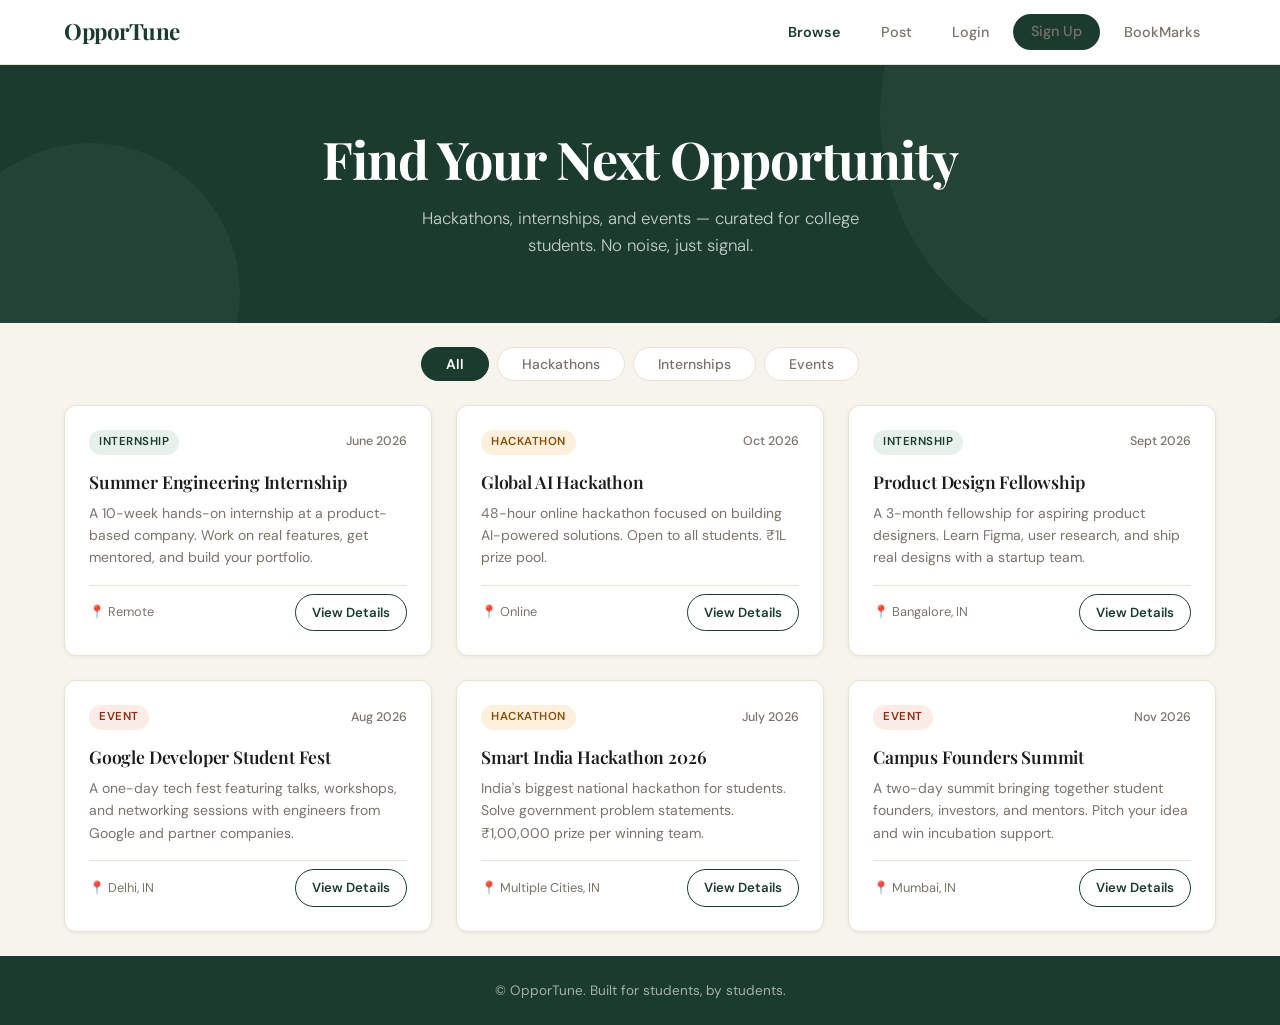
<file: frontend/index.html>
<!DOCTYPE html>
<html lang="en">
  <head>
    <meta charset="UTF-8" />
    <meta name="viewport" content="width=device-width, initial-scale=1.0" />
    <title>OpporTune | Find Your Next Opportunity</title>
    <link rel="stylesheet" href="css/styles.css" />
  </head>
  <body>

    
    <header>
      <nav class="navbar">
        <a href="index.html" class="nav-logo">OpporTune</a>
        <ul class="nav-links">
          <li><a href="index.html" class="active">Browse</a></li>
          <li><a href="post-opportunity.html">Post</a></li>
          <li><a href="login.html">Login</a></li>
          <li><a href="signup.html" class="btn-primary">Sign Up</a></li>
          <li><a href="saved.html">BookMarks</a></li>
        </ul>
      </nav>
    </header>

    
    <section class="hero">
      <h1>Find Your Next Opportunity</h1>
      <p class="hero-subtitle">
        Hackathons, internships, and events — curated for college students.
        No noise, just signal.
      </p>
    </section>

    
    <section class="filters" id="filters">
      <button class="filter-btn filter-btn--active" type="button" data-filter="all">All</button>
      <button class="filter-btn" type="button" data-filter="hackathon">Hackathons</button>
      <button class="filter-btn" type="button" data-filter="internship">Internships</button>
      <button class="filter-btn" type="button" data-filter="event">Events</button>
    </section>

    
    <main class="listings-grid" id="listings">

      
      <article class="opportunity-card" data-category="internship">
        <div class="card-header">
          <span class="badge badge--internship">Internship</span>
          <span class="card-date">June 2026</span>
        </div>
        <div class="card-body">
          <h3 class="card-title">Summer Engineering Internship</h3>
          <p class="card-description">
            A 10-week hands-on internship at a product-based company. Work on
            real features, get mentored, and build your portfolio.
          </p>
        </div>
        <div class="card-footer">
          <span class="card-meta">📍 Remote</span>
          <a href="opportunity-details.html" class="btn-outline">View Details</a>
        </div>
      </article>

      
      <article class="opportunity-card" data-category="hackathon">
        <div class="card-header">
          <span class="badge badge--hackathon">Hackathon</span>
          <span class="card-date">Oct 2026</span>
        </div>
        <div class="card-body">
          <h3 class="card-title">Global AI Hackathon</h3>
          <p class="card-description">
            48-hour online hackathon focused on building AI-powered solutions.
            Open to all students. ₹1L prize pool.
          </p>
        </div>
        <div class="card-footer">
          <span class="card-meta">📍 Online</span>
          <a href="opportunity-details.html" class="btn-outline">View Details</a>
        </div>
      </article>

      
      <article class="opportunity-card" data-category="internship">
        <div class="card-header">
          <span class="badge badge--internship">Internship</span>
          <span class="card-date">Sept 2026</span>
        </div>
        <div class="card-body">
          <h3 class="card-title">Product Design Fellowship</h3>
          <p class="card-description">
            A 3-month fellowship for aspiring product designers. Learn
            Figma, user research, and ship real designs with a startup team.
          </p>
        </div>
        <div class="card-footer">
          <span class="card-meta">📍 Bangalore, IN</span>
          <a href="opportunity-details.html" class="btn-outline">View Details</a>
        </div>
      </article>

      
      <article class="opportunity-card" data-category="event">
        <div class="card-header">
          <span class="badge badge--event">Event</span>
          <span class="card-date">Aug 2026</span>
        </div>
        <div class="card-body">
          <h3 class="card-title">Google Developer Student Fest</h3>
          <p class="card-description">
            A one-day tech fest featuring talks, workshops, and networking
            sessions with engineers from Google and partner companies.
          </p>
        </div>
        <div class="card-footer">
          <span class="card-meta">📍 Delhi, IN</span>
          <a href="opportunity-details.html" class="btn-outline">View Details</a>
        </div>
      </article>

      
      <article class="opportunity-card" data-category="hackathon">
        <div class="card-header">
          <span class="badge badge--hackathon">Hackathon</span>
          <span class="card-date">July 2026</span>
        </div>
        <div class="card-body">
          <h3 class="card-title">Smart India Hackathon 2026</h3>
          <p class="card-description">
            India's biggest national hackathon for students. Solve government
            problem statements. ₹1,00,000 prize per winning team.
          </p>
        </div>
        <div class="card-footer">
          <span class="card-meta">📍 Multiple Cities, IN</span>
          <a href="opportunity-details.html" class="btn-outline">View Details</a>
        </div>
      </article>

      
      <article class="opportunity-card" data-category="event">
        <div class="card-header">
          <span class="badge badge--event">Event</span>
          <span class="card-date">Nov 2026</span>
        </div>
        <div class="card-body">
          <h3 class="card-title">Campus Founders Summit</h3>
          <p class="card-description">
            A two-day summit bringing together student founders, investors,
            and mentors. Pitch your idea and win incubation support.
          </p>
        </div>
        <div class="card-footer">
          <span class="card-meta">📍 Mumbai, IN</span>
          <a href="opportunity-details.html" class="btn-outline">View Details</a>
        </div>
      </article>

    </main>

    
    <footer class="site-footer">
      <p>&copy;  OpporTune. Built for students, by students.</p>
    </footer>

  </body>
</html>
</file>
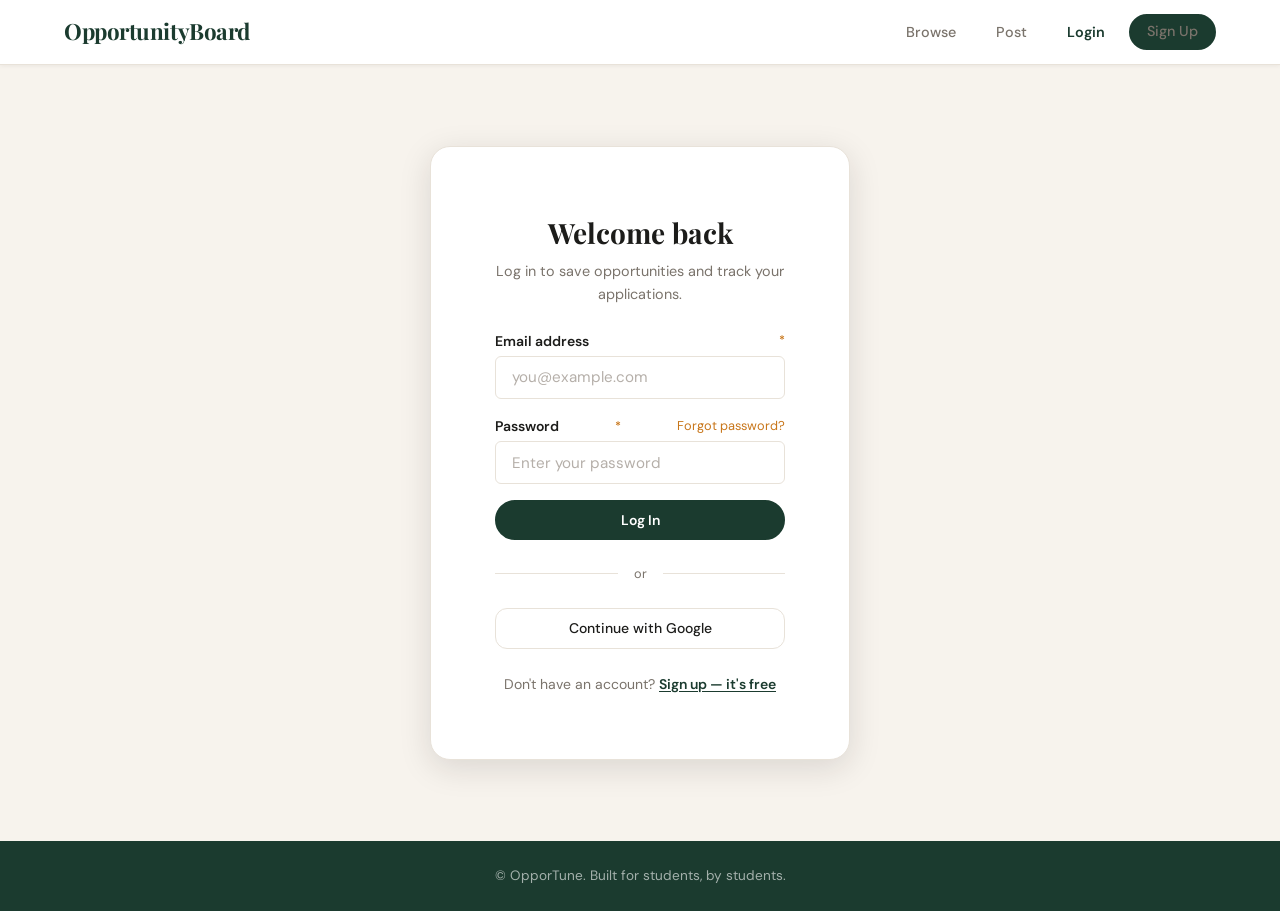
<file: frontend/login.html>
<!DOCTYPE html>
<html lang="en">
  <head>
    <meta charset="UTF-8" />
    <meta name="viewport" content="width=device-width, initial-scale=1.0" />
    <title>Log In | OpportunityBoard</title>
    <link rel="stylesheet" href="css/styles.css" />
  </head>
  <body>

    
    <header>
      <nav class="navbar">
        <a href="index.html" class="nav-logo">OpportunityBoard</a>
        <ul class="nav-links">
          <li><a href="index.html">Browse</a></li>
          <li><a href="post-opportunity.html">Post</a></li>
          <li><a href="login.html" class="active">Login</a></li>
          <li><a href="signup.html" class="btn-primary">Sign Up</a></li>
        </ul>
      </nav>
    </header>

    
    <main class="page-wrapper auth-page">

      <section class="auth-card">

        <div class="auth-header">
          <h1>Welcome back</h1>
          <p>Log in to save opportunities and track your applications.</p>
        </div>

        <form class="auth-form" action="#" method="POST" novalidate>

          
          <div class="form-group">
            <label for="login-email">Email address <span class="required">*</span></label>
            
            <input
              type="email"
              id="login-email"
              name="email"
              placeholder="you@example.com"
              autocomplete="email"
              required
            />
            
          </div>
           
          
          <div class="form-group">
            <label for="login-password">
              Password <span class="required">*</span>
              <a href="#" class="label-link">Forgot password?</a>
            </label>
            
            
            <input
              type="password"
              id="login-password"
              name="password"
              placeholder="Enter your password"
              autocomplete="current-password"
              required
            />
            
             
          </div>
           
          <button type="submit" class="btn-primary btn-full">Log In</button>

        </form>

        
        <div class="auth-divider">
          <span>or</span>
        </div>

        
        <button type="button" class="btn-oauth btn-full">
          Continue with Google
        </button>

        
        <p class="auth-switch">
          Don't have an account?
          <a href="signup.html">Sign up — it's free</a>
        </p>

      </section>

    </main>

    
    <footer class="site-footer">
      <p>&copy;  OpporTune. Built for students, by students.</p>
    </footer>

  </body>
</html>
</file>
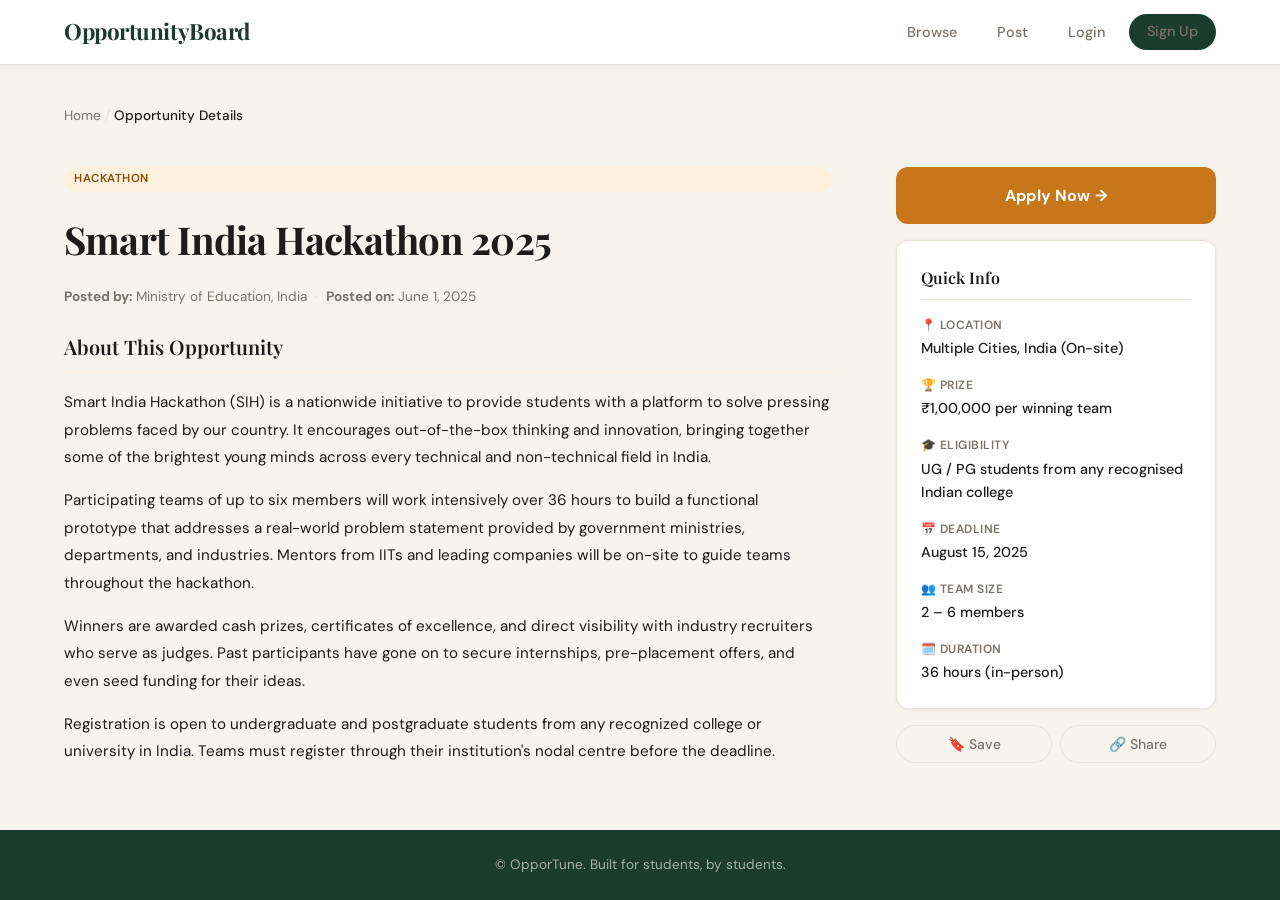
<file: frontend/opportunity-details.html>
<!DOCTYPE html>
<html lang="en">
<head>
    <meta charset="UTF-8">
    <meta name="viewport" content="width=device-width, initial-scale=1.0">
    <title>Opportunity Details</title>
    <link rel="stylesheet" href="css/styles.css">
</head>
<body>  
    <header>
      <nav class="navbar">
        <a href="index.html" class="nav-logo">OpportunityBoard</a>
        <ul class="nav-links">
          <li><a href="index.html">Browse</a></li>
          <li><a href="post-opportunity.html">Post</a></li>
          <li><a href="login.html">Login</a></li>
          <li><a href="signup.html" class="btn-primary">Sign Up</a></li>
        </ul>
      </nav>
    </header>

    
    <main class="page-wrapper">

      
      <nav class="breadcrumb" aria-label="Breadcrumb">
        <a href="index.html">Home</a>
        <span class="breadcrumb-sep">/</span>
        <span class="breadcrumb-current">Opportunity Details</span>
      </nav>

      <article class="details-layout">

       
        <section class="details-main">

         
          <span class="badge badge--hackathon">Hackathon</span>
          <h1 class="details-title">Smart India Hackathon 2025</h1>

          <div class="details-meta">
            <span class="meta-item">
              <strong>Posted by:</strong> Ministry of Education, India
            </span>
            <span class="meta-sep">·</span>
            <span class="meta-item">
              <strong>Posted on:</strong> June 1, 2025
            </span>
          </div>

        
          <section class="details-description">
            <h2>About This Opportunity</h2>
            <p>
              Smart India Hackathon (SIH) is a nationwide initiative to provide students with a
              platform to solve pressing problems faced by our country. It encourages out-of-the-box
              thinking and innovation, bringing together some of the brightest young minds across
              every technical and non-technical field in India.
            </p>
            <p>
              Participating teams of up to six members will work intensively over 36 hours to build
              a functional prototype that addresses a real-world problem statement provided by
              government ministries, departments, and industries. Mentors from IITs and leading
              companies will be on-site to guide teams throughout the hackathon.
            </p>
            <p>
              Winners are awarded cash prizes, certificates of excellence, and direct visibility
              with industry recruiters who serve as judges. Past participants have gone on to secure
              internships, pre-placement offers, and even seed funding for their ideas.
            </p>
            <p>
              Registration is open to undergraduate and postgraduate students from any recognized
              college or university in India. Teams must register through their institution's nodal
              centre before the deadline.
            </p>
          </section>

        </section>

        
        <aside class="details-sidebar">

          
          <a href="#" class="btn-apply" role="button">Apply Now →</a>

          
          <div class="quick-info-card">
            <h3>Quick Info</h3>
            <ul class="quick-info-list">

              <li class="quick-info-item">
                <span class="info-label">📍 Location</span>
                <span class="info-value">Multiple Cities, India (On-site)</span>
              </li>

              <li class="quick-info-item">
                <span class="info-label">🏆 Prize</span>
                <span class="info-value">₹1,00,000 per winning team</span>
              </li>

              <li class="quick-info-item">
                <span class="info-label">🎓 Eligibility</span>
                <span class="info-value">UG / PG students from any recognised Indian college</span>
              </li>

              <li class="quick-info-item">
                <span class="info-label">📅 Deadline</span>
                <span class="info-value">August 15, 2025</span>
              </li>

              <li class="quick-info-item">
                <span class="info-label">👥 Team Size</span>
                <span class="info-value">2 – 6 members</span>
              </li>

              <li class="quick-info-item">
                <span class="info-label">🗓️ Duration</span>
                <span class="info-value">36 hours (in-person)</span>
              </li>

            </ul>
          </div>

          <div class="sidebar-actions">
            <button class="btn-secondary btn-full" type="button">🔖 Save</button>
            <button class="btn-secondary btn-full" type="button">🔗 Share</button>
          </div>

        </aside>

      </article>

    </main>

    
    <footer class="site-footer">
      <p>&copy; OpporTune. Built for students, by students.</p>
    </footer>
    
</body>
</html>
</file>
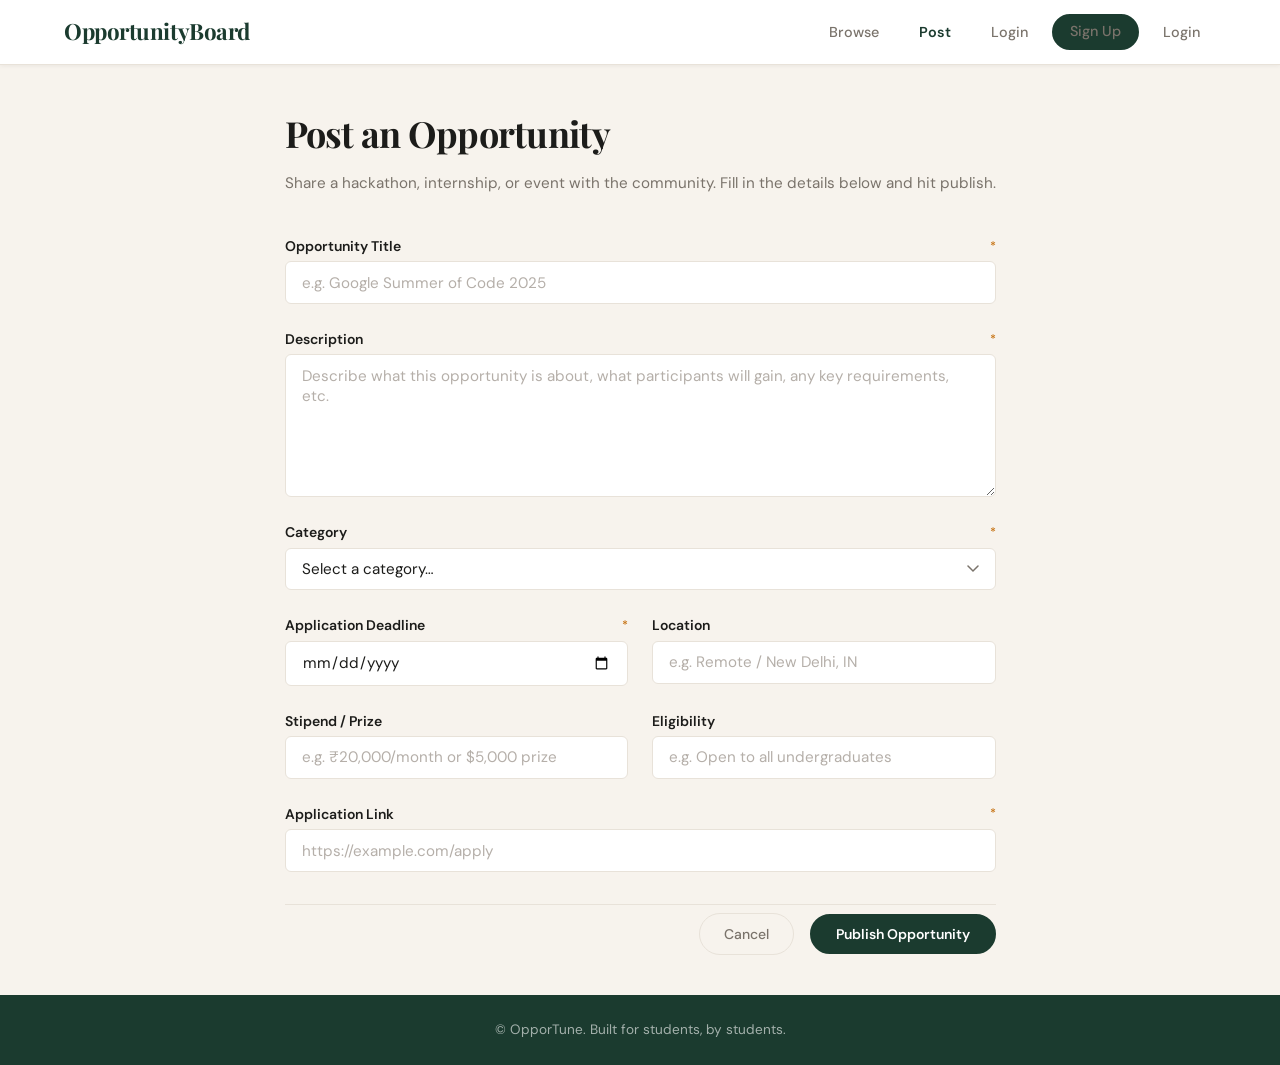
<file: frontend/post-opportunity.html>
<!DOCTYPE html>
<html lang="en">
<head>
    <meta charset="UTF-8">
    <meta name="viewport" content="width=device-width, initial-scale=1.0">
    <title>Opportunity</title>
    <link rel="stylesheet" href="css/styles.css">
</head>
<body>
    <header>
      <nav class="navbar">
        <a href="index.html" class="nav-logo">OpportunityBoard</a>
        <ul class="nav-links">
          <li><a href="index.html">Browse</a></li>
          <li><a href="post-opportunity.html" class="active">Post</a></li>
          <li><a href="login.html">Login</a></li>
          <li><a href="signup.html" class="btn-primary">Sign Up</a></li>
          <li><a href="saved.html">Login</a></li>
        </ul>
      </nav>
    </header>

    


    <main class="page-wrapper">
      <section class="form-section">
        <div class="form-header">
          <h1>Post an Opportunity</h1>
          <p class="form-subtitle">

            Share a hackathon, internship, or event with the community.
            Fill in the details below and hit publish.

          </p>
        </div>

        <form class="opportunity-form" action="#" method="POST" novalidate>
          <div class="form-group">
            <label for="opp-title">Opportunity Title <span class="required">*</span></label>
            <input

              type="text"
              id="opp-title"
              name="title"
              placeholder="e.g. Google Summer of Code 2025"
              required

            />
          </div>
          

          <div class="form-group">

            <label for="opp-description">Description <span class="required">*</span></label>

            <textarea

              id="opp-description"
              name="description"
              rows="6"
              placeholder="Describe what this opportunity is about, what participants will gain, any key requirements, etc."
              required

            ></textarea>

          </div>
          

          <div class="form-group">

            <label for="opp-category">Category <span class="required">*</span></label>
            <select id="opp-category" name="category" required>
              <option value="" disabled selected>Select a category…</option>
              <option value="hackathon">Hackathon</option>
              <option value="internship">Internship</option>
              <option value="event">Event</option>
            </select>

          </div>
          
          <div class="form-row">

            <div class="form-group">
              <label for="opp-deadline">Application Deadline <span class="required">*</span></label>
              <input
                type="date"
                id="opp-deadline"
                name="deadline"
                required
              />
            </div>
            
            <div class="form-group">
              <label for="opp-location">Location</label>
              <input

                type="text"
                id="opp-location"
                name="location"
                placeholder="e.g. Remote / New Delhi, IN"
              />
            </div>
            
          </div>

          <div class="form-row">
            <div class="form-group">
              <label for="opp-stipend">Stipend / Prize</label>
              <input

                type="text"
                id="opp-stipend"
                name="stipend"
                placeholder="e.g. ₹20,000/month or $5,000 prize"
              />

            </div>
            

            <div class="form-group">
              <label for="opp-eligibility">Eligibility</label>
              <input

                type="text"
                id="opp-eligibility"
                name="eligibility"
                placeholder="e.g. Open to all undergraduates"

              />
            </div>
           
          </div>

          <div class="form-group">
            <label for="opp-link">Application Link <span class="required">*</span></label>
            <input

              type="url"
              id="opp-link"
              name="application_link"
              placeholder="https://example.com/apply"
              required

            />
          </div>
          

          <div class="form-actions">
            <a href="index.html" class="btn-secondary">Cancel</a>
            
            <button type="submit" class="btn-primary">Publish Opportunity</button>
          </div>
          
        </form>
      </section>
    </main>

    <footer class="site-footer">
      <p>&copy;  OpporTune. Built for students, by students.</p>
    </footer>


</body>
</html>
</file>
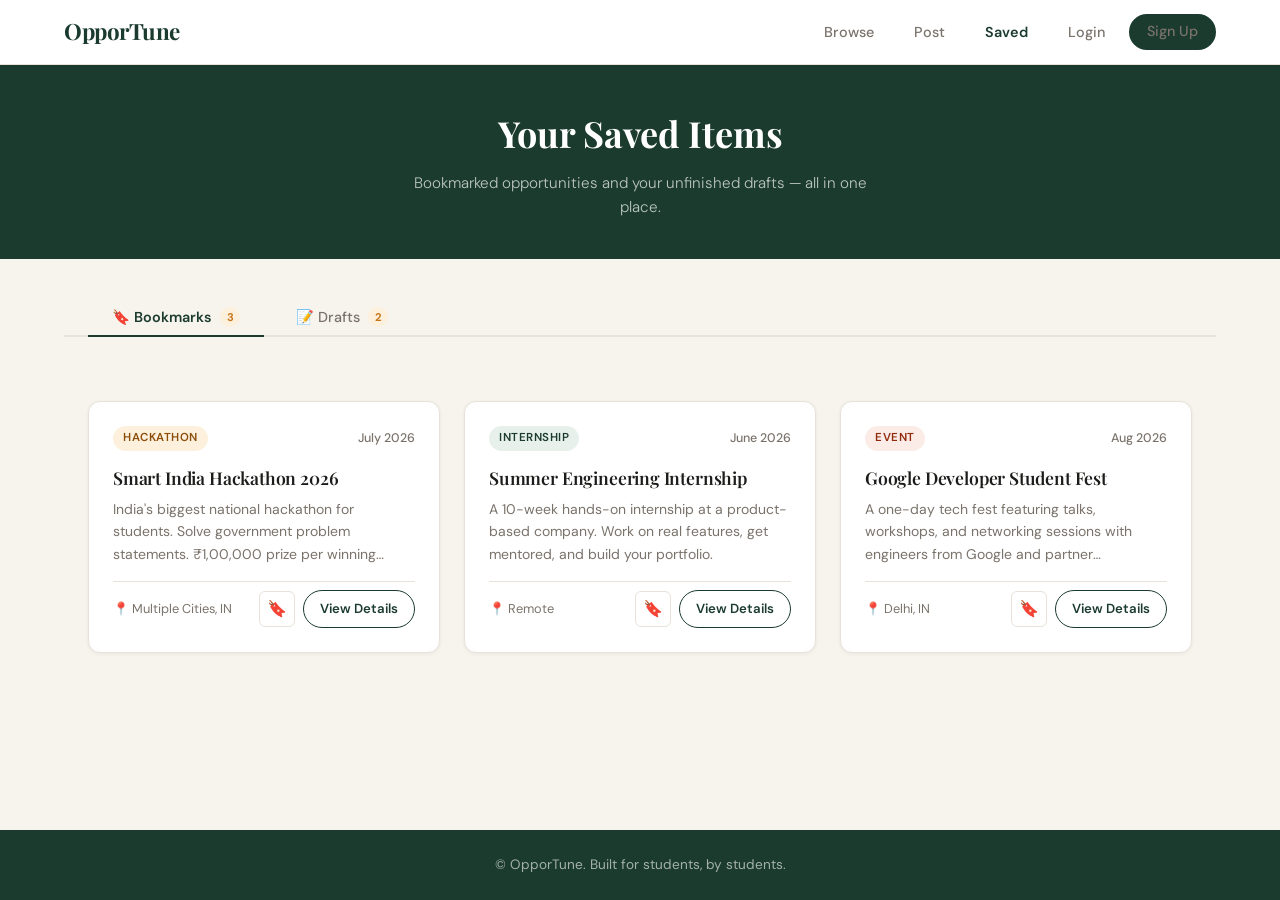
<file: frontend/saved.html>
<!DOCTYPE html>
<html lang="en">
  <head>
    <meta charset="UTF-8" />
    <meta name="viewport" content="width=device-width, initial-scale=1.0" />
    <title>Saved | OpporTune</title>
    <link rel="stylesheet" href="css/styles.css" />
  </head>
  <body>

    
    <header>
      <nav class="navbar">
        <a href="index.html" class="nav-logo">OpporTune</a>
        <ul class="nav-links">
          <li><a href="index.html">Browse</a></li>
          <li><a href="post-opportunity.html">Post</a></li>
          <li><a href="saved.html" class="active">Saved</a></li>
          <li><a href="login.html">Login</a></li>
          <li><a href="signup.html" class="btn-primary">Sign Up</a></li>
        </ul>
      </nav>
    </header>

    
    <section class="page-hero">
      <h1>Your Saved Items</h1>
      <p class="hero-subtitle">Bookmarked opportunities and your unfinished drafts — all in one place.</p>
    </section>

    <main class="page-wrapper saved-page">

      
      <div class="tabs">
        <button class="tab-btn tab-btn--active" type="button" data-tab="bookmarks">
          🔖 Bookmarks <span class="tab-count">3</span>
        </button>
        <button class="tab-btn" type="button" data-tab="drafts">
          📝 Drafts <span class="tab-count">2</span>
        </button>
      </div>

      
      <section class="tab-panel" id="tab-bookmarks">

        <div class="listings-grid">

          
          <article class="opportunity-card" data-category="hackathon">
            <div class="card-header">
              <span class="badge badge--hackathon">Hackathon</span>
              <span class="card-date">July 2026</span>
            </div>
            <div class="card-body">
              <h3 class="card-title">Smart India Hackathon 2026</h3>
              <p class="card-description">
                India's biggest national hackathon for students. Solve government
                problem statements. ₹1,00,000 prize per winning team.
              </p>
            </div>
            <div class="card-footer">
              <span class="card-meta">📍 Multiple Cities, IN</span>
              <div class="card-actions">
                <button class="btn-icon" type="button" title="Remove bookmark">🔖</button>
                <a href="opportunity-details.html" class="btn-outline">View Details</a>
              </div>
            </div>
          </article>

          
          <article class="opportunity-card" data-category="internship">
            <div class="card-header">
              <span class="badge badge--internship">Internship</span>
              <span class="card-date">June 2026</span>
            </div>
            <div class="card-body">
              <h3 class="card-title">Summer Engineering Internship</h3>
              <p class="card-description">
                A 10-week hands-on internship at a product-based company. Work on
                real features, get mentored, and build your portfolio.
              </p>
            </div>
            <div class="card-footer">
              <span class="card-meta">📍 Remote</span>
              <div class="card-actions">
                <button class="btn-icon" type="button" title="Remove bookmark">🔖</button>
                <a href="opportunity-details.html" class="btn-outline">View Details</a>
              </div>
            </div>
          </article>

          
          <article class="opportunity-card" data-category="event">
            <div class="card-header">
              <span class="badge badge--event">Event</span>
              <span class="card-date">Aug 2026</span>
            </div>
            <div class="card-body">
              <h3 class="card-title">Google Developer Student Fest</h3>
              <p class="card-description">
                A one-day tech fest featuring talks, workshops, and networking
                sessions with engineers from Google and partner companies.
              </p>
            </div>
            <div class="card-footer">
              <span class="card-meta">📍 Delhi, IN</span>
              <div class="card-actions">
                <button class="btn-icon" type="button" title="Remove bookmark">🔖</button>
                <a href="opportunity-details.html" class="btn-outline">View Details</a>
              </div>
            </div>
          </article>

        </div>

      </section>

      
      <section class="tab-panel tab-panel--hidden" id="tab-drafts">

        <div class="drafts-list">

         
          <article class="draft-card">
            <div class="draft-card-left">
              <span class="badge badge--hackathon">Hackathon</span>
              <div class="draft-info">
                <h3 class="draft-title">Build for Bharat Hackathon</h3>
                <p class="draft-meta">Last edited: May 3, 2026 · Deadline not set</p>
              </div>
            </div>
            <div class="draft-card-right">
              <div class="draft-progress">
                <span class="progress-label">4 of 6 fields filled</span>
                <div class="progress-bar">
                  <div class="progress-fill" style="width: 66%;"></div>
                </div>
              </div>
              <div class="draft-actions">
                <a href="post-opportunity.html" class="btn-outline">Continue Editing</a>
                <button class="btn-icon btn-icon--danger" type="button" title="Delete draft">🗑️</button>
              </div>
            </div>
          </article>

         
          <article class="draft-card">
            <div class="draft-card-left">
              <span class="badge badge--internship">Internship</span>
              <div class="draft-info">
                <h3 class="draft-title">Untitled Internship Post</h3>
                <p class="draft-meta">Last edited: Apr 28, 2026 · No deadline</p>
              </div>
            </div>
            <div class="draft-card-right">
              <div class="draft-progress">
                <span class="progress-label">1 of 6 fields filled</span>
                <div class="progress-bar">
                  <div class="progress-fill" style="width: 16%;"></div>
                </div>
              </div>
              <div class="draft-actions">
                <a href="post-opportunity.html" class="btn-outline">Continue Editing</a>
                <button class="btn-icon btn-icon--danger" type="button" title="Delete draft">🗑️</button>
              </div>
            </div>
          </article>

        </div>

      </section>


    </main>

    
    <footer class="site-footer">
      <p>&copy; OpporTune. Built for students, by students.</p>
    </footer>

  </body>
</html>
</file>
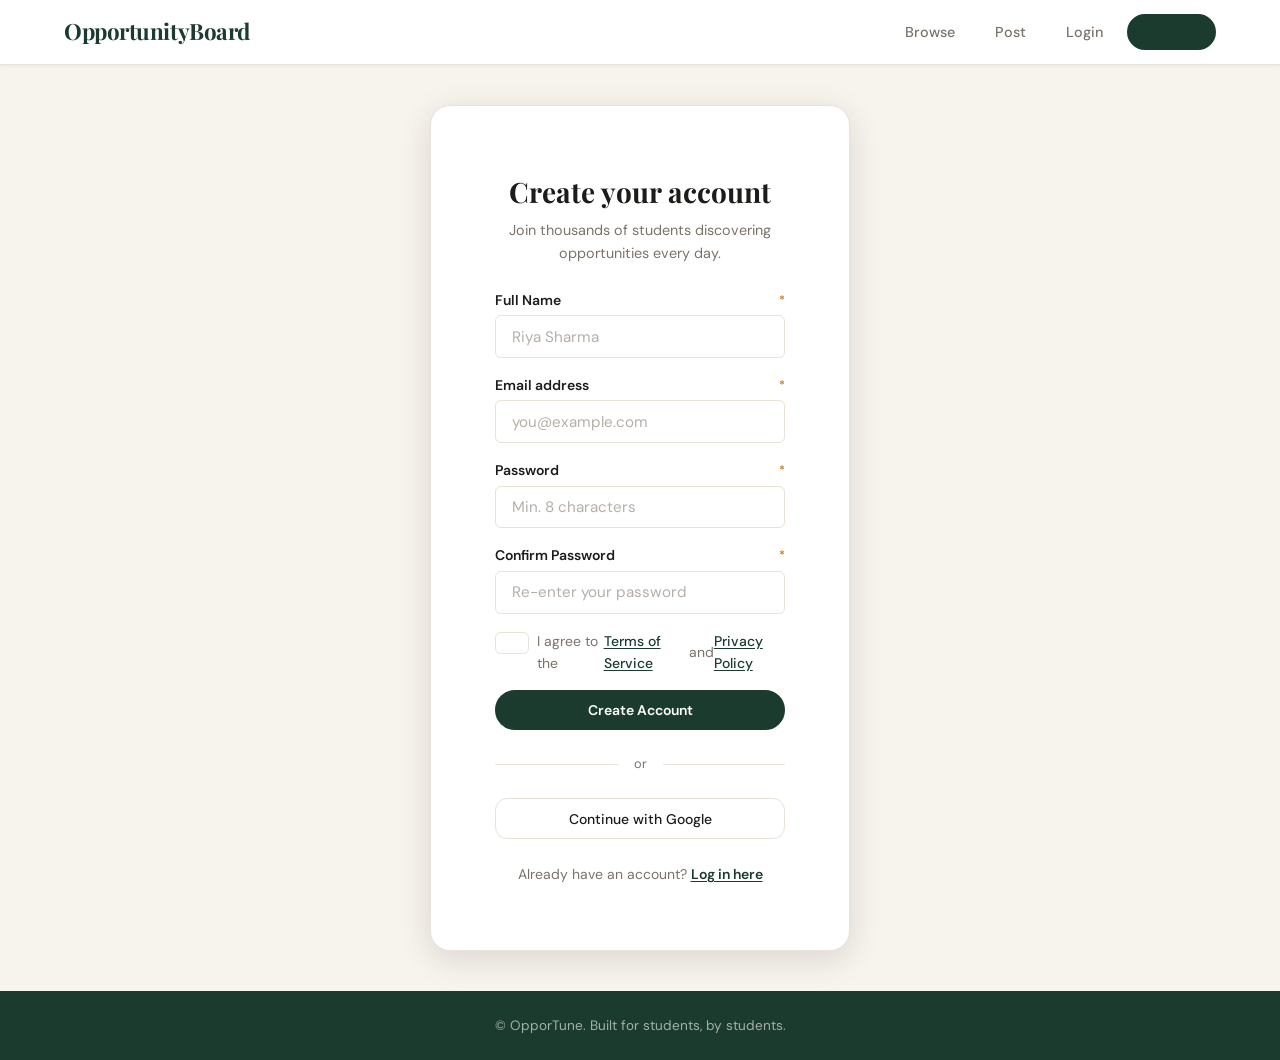
<file: frontend/signup.html>
<!DOCTYPE html>
<html lang="en">
  <head>
    <meta charset="UTF-8" />
    <meta name="viewport" content="width=device-width, initial-scale=1.0" />
    <title>Sign Up | OpportunityBoard</title>
    <link rel="stylesheet" href="css/styles.css" />
  </head>
  <body>

    
    <header>
      <nav class="navbar">
        <a href="index.html" class="nav-logo">OpportunityBoard</a>
        <ul class="nav-links">
          <li><a href="index.html">Browse</a></li>
          <li><a href="post-opportunity.html">Post</a></li>
          <li><a href="login.html">Login</a></li>
          <li><a href="signup.html" class="btn-primary active">Sign Up</a></li>
        </ul>
      </nav>
    </header>

    
    <main class="page-wrapper auth-page">

      <section class="auth-card">

        <div class="auth-header">
          <h1>Create your account</h1>
          <p>Join thousands of students discovering opportunities every day.</p>
        </div>

        <form class="auth-form" action="#" method="POST" novalidate>

          
          <div class="form-group">
            <label for="signup-name">Full Name <span class="required">*</span></label>
            <input
              type="text"
              id="signup-name"
              name="full_name"
              placeholder="Riya Sharma"
              autocomplete="name"
              required
            />
            
          </div>
          

          
          <div class="form-group">
            <label for="signup-email">Email address <span class="required">*</span></label>
            <input
              type="email"
              id="signup-email"
              name="email"
              placeholder="you@example.com"
              autocomplete="email"
              required
            />
            
          </div>
          

          
          <div class="form-group">
            <label for="signup-password">Password <span class="required">*</span></label>
            <input
              type="password"
              id="signup-password"
              name="password"
              placeholder="Min. 8 characters"
              autocomplete="new-password"
              required
              minlength="8"
            />
          </div>
         

          
          <div class="form-group">
            <label for="signup-confirm">Confirm Password <span class="required">*</span></label>
            <input
              type="password"
              id="signup-confirm"
              name="confirm_password"
              placeholder="Re-enter your password"
              autocomplete="new-password"
              required
            />
          </div>
          

          
          <div class="form-group form-group--checkbox">
            <input type="checkbox" id="signup-terms" name="terms" required />
            <label for="signup-terms">
              I agree to the <a href="#">Terms of Service</a> and <a href="#">Privacy Policy</a>
            </label>
          </div>
          

          <button type="submit" class="btn-primary btn-full">Create Account</button>

        </form>

        
        <div class="auth-divider">
          <span>or</span>
        </div>

        
        <button type="button" class="btn-oauth btn-full">
          Continue with Google
        </button>

        
        <p class="auth-switch">
          Already have an account?
          <a href="login.html">Log in here</a>
        </p>

      </section>

    </main>

    
    <footer class="site-footer">
      <p>&copy;  OpporTune. Built for students, by students.</p>
    </footer>

  </body>
</html>
</file>
<file: frontend/css/styles.css>
/* ============================================================
   OpporTune — styles.css
   Theme: "Warm Editorial"
   Palette: Deep Forest Green + Warm Amber + Parchment Cream
   Fonts: Playfair Display (headings) + DM Sans (body)
   ============================================================ */

/* ── Google Fonts ─────────────────────────────────────────── */
@import url('https://fonts.googleapis.com/css2?family=Playfair+Display:wght@600;700&family=DM+Sans:ital,opsz,wght@0,9..40,300;0,9..40,400;0,9..40,500;0,9..40,600;1,9..40,400&display=swap');


/* ============================================================
   1. DESIGN TOKENS (CSS Variables)
   Change the theme from here — one place, entire site updates
   ============================================================ */
:root {
  /* Colors */
  --clr-bg:           #F7F3ED;   /* warm parchment background     */
  --clr-surface:      #FFFFFF;   /* card / form surface           */
  --clr-primary:      #1B3B2F;   /* deep forest green             */
  --clr-primary-hover:#142D23;   /* darker green on hover         */
  --clr-accent:       #C8761A;   /* warm amber                    */
  --clr-accent-light: #FDF0DC;   /* light amber tint              */
  --clr-text:         #1C1C1A;   /* near-black body text          */
  --clr-text-muted:   #7A736B;   /* secondary / meta text         */
  --clr-border:       #E8E2D9;   /* subtle warm border            */
  --clr-danger:       #C0392B;   /* delete / error                */

  /* Badge colors */
  --badge-hack-bg:    #FDF0DC;
  --badge-hack-text:  #8B4E0A;
  --badge-intern-bg:  #E8F0EB;
  --badge-intern-text:#1B3B2F;
  --badge-event-bg:   #FBECE7;
  --badge-event-text: #922B0E;

  /* Typography */
  --font-display: 'Playfair Display', Georgia, serif;
  --font-body:    'DM Sans', system-ui, sans-serif;

  /* Spacing */
  --space-xs:  0.25rem;
  --space-sm:  0.5rem;
  --space-md:  1rem;
  --space-lg:  1.5rem;
  --space-xl:  2.5rem;
  --space-2xl: 4rem;

  /* Layout */
  --max-width:   1200px;
  --radius-sm:   6px;
  --radius-md:   12px;
  --radius-lg:   20px;
  --radius-pill: 100px;

  /* Shadows */
  --shadow-sm: 0 1px 4px rgba(28, 24, 20, 0.06);
  --shadow-md: 0 4px 16px rgba(28, 24, 20, 0.09);
  --shadow-lg: 0 8px 32px rgba(28, 24, 20, 0.13);

  /* Transitions */
  --ease: cubic-bezier(0.4, 0, 0.2, 1);
  --transition: 220ms var(--ease);
}


/* ============================================================
   2. RESET & BASE
   ============================================================ */
*,
*::before,
*::after {
  box-sizing: border-box;
  margin: 0;
  padding: 0;
}

html {
  scroll-behavior: smooth;
  -webkit-text-size-adjust: 100%;
}

body {
  font-family: var(--font-body);
  font-size: 1rem;
  font-weight: 400;
  line-height: 1.6;
  color: var(--clr-text);
  background-color: var(--clr-bg);
  min-height: 100vh;
  display: flex;
  flex-direction: column;
}

main {
  flex: 1;
}

img, svg {
  display: block;
  max-width: 100%;
}

a {
  color: inherit;
  text-decoration: none;
}

ul {
  list-style: none;
}

button {
  font-family: var(--font-body);
  cursor: pointer;
  border: none;
  background: none;
}

input,
textarea,
select {
  font-family: var(--font-body);
  font-size: 0.95rem;
}


/* ============================================================
   3. LAYOUT HELPERS
   ============================================================ */
.page-wrapper {
  max-width: var(--max-width);
  margin: 0 auto;
  padding: var(--space-xl) var(--space-lg);
}

.container {
  max-width: var(--max-width);
  margin: 0 auto;
  padding: 0 var(--space-lg);
}


/* ============================================================
   4. NAVBAR
   ============================================================ */
header {
  position: sticky;
  top: 0;
  z-index: 100;
  background-color: var(--clr-surface);
  border-bottom: 1px solid var(--clr-border);
  box-shadow: var(--shadow-sm);
}

.navbar {
  max-width: var(--max-width);
  margin: 0 auto;
  padding: 0 var(--space-lg);
  height: 64px;
  display: flex;
  align-items: center;
  justify-content: space-between;
  gap: var(--space-lg);
}

.nav-logo {
  font-family: var(--font-display);
  font-size: 1.4rem;
  font-weight: 700;
  color: var(--clr-primary);
  letter-spacing: -0.02em;
  flex-shrink: 0;
  transition: opacity var(--transition);
}

.nav-logo:hover {
  opacity: 0.8;
}

.nav-links {
  display: flex;
  align-items: center;
  gap: var(--space-sm);
}

.nav-links a {
  font-size: 0.9rem;
  font-weight: 500;
  color: var(--clr-text-muted);
  padding: var(--space-xs) var(--space-md);
  border-radius: var(--radius-pill);
  transition: color var(--transition), background-color var(--transition);
}

.nav-links a:hover {
  color: var(--clr-text);
  background-color: var(--clr-bg);
}

.nav-links a.active {
  color: var(--clr-primary);
  font-weight: 600;
}


/* ============================================================
   5. BUTTONS
   ============================================================ */

/* Primary — filled forest green */
.btn-primary {
  display: inline-flex;
  align-items: center;
  justify-content: center;
  gap: var(--space-xs);
  padding: 0.55rem var(--space-lg);
  font-size: 0.875rem;
  font-weight: 600;
  color: #FFFFFF;
  background-color: var(--clr-primary);
  border: 2px solid var(--clr-primary);
  border-radius: var(--radius-pill);
  transition: background-color var(--transition), border-color var(--transition), transform var(--transition), box-shadow var(--transition);
}

.btn-primary:hover {
  background-color: var(--clr-primary-hover);
  border-color: var(--clr-primary-hover);
  box-shadow: var(--shadow-md);
  transform: translateY(-1px);
}

/* Outline — transparent w/ green border */
.btn-outline {
  display: inline-flex;
  align-items: center;
  justify-content: center;
  padding: 0.45rem var(--space-md);
  font-size: 0.825rem;
  font-weight: 600;
  color: var(--clr-primary);
  background-color: transparent;
  border: 1.5px solid var(--clr-primary);
  border-radius: var(--radius-pill);
  transition: background-color var(--transition), color var(--transition), transform var(--transition);
}

.btn-outline:hover {
  background-color: var(--clr-primary);
  color: #FFFFFF;
  transform: translateY(-1px);
}

/* Secondary — soft bordered */
.btn-secondary {
  display: inline-flex;
  align-items: center;
  justify-content: center;
  padding: 0.55rem var(--space-lg);
  font-size: 0.875rem;
  font-weight: 500;
  color: var(--clr-text-muted);
  background-color: transparent;
  border: 1.5px solid var(--clr-border);
  border-radius: var(--radius-pill);
  transition: border-color var(--transition), color var(--transition), background-color var(--transition);
}

.btn-secondary:hover {
  border-color: var(--clr-text-muted);
  color: var(--clr-text);
  background-color: var(--clr-bg);
}

/* Full-width modifier */
.btn-full {
  width: 100%;
}

/* Icon button */
.btn-icon {
  display: inline-flex;
  align-items: center;
  justify-content: center;
  width: 36px;
  height: 36px;
  font-size: 1rem;
  border-radius: var(--radius-sm);
  border: 1.5px solid var(--clr-border);
  background-color: transparent;
  transition: border-color var(--transition), background-color var(--transition);
}

.btn-icon:hover {
  background-color: var(--clr-bg);
  border-color: var(--clr-text-muted);
}

.btn-icon--danger:hover {
  background-color: #FDECEB;
  border-color: var(--clr-danger);
}

/* OAuth button */
.btn-oauth {
  display: inline-flex;
  align-items: center;
  justify-content: center;
  gap: var(--space-sm);
  padding: 0.65rem var(--space-lg);
  font-size: 0.875rem;
  font-weight: 500;
  color: var(--clr-text);
  background-color: var(--clr-surface);
  border: 1.5px solid var(--clr-border);
  border-radius: var(--radius-md);
  width: 100%;
  transition: border-color var(--transition), box-shadow var(--transition);
}

.btn-oauth:hover {
  border-color: var(--clr-text-muted);
  box-shadow: var(--shadow-sm);
}

/* Apply Now — large CTA on details page */
.btn-apply {
  display: block;
  text-align: center;
  padding: var(--space-md) var(--space-lg);
  font-size: 1rem;
  font-weight: 700;
  color: #FFFFFF;
  background-color: var(--clr-accent);
  border-radius: var(--radius-md);
  letter-spacing: 0.01em;
  transition: background-color var(--transition), transform var(--transition), box-shadow var(--transition);
}

.btn-apply:hover {
  background-color: #a85f10;
  transform: translateY(-2px);
  box-shadow: 0 6px 20px rgba(200, 118, 26, 0.35);
}


/* ============================================================
   6. BADGES
   ============================================================ */
.badge {
  display: inline-block;
  padding: 0.2rem 0.65rem;
  font-size: 0.72rem;
  font-weight: 600;
  letter-spacing: 0.04em;
  text-transform: uppercase;
  border-radius: var(--radius-pill);
}

.badge--hackathon {
  background-color: var(--badge-hack-bg);
  color: var(--badge-hack-text);
}

.badge--internship {
  background-color: var(--badge-intern-bg);
  color: var(--badge-intern-text);
}

.badge--event {
  background-color: var(--badge-event-bg);
  color: var(--badge-event-text);
}


/* ============================================================
   7. HERO SECTION (index.html + saved.html)
   ============================================================ */
.hero {
  background-color: var(--clr-primary);
  color: #FFFFFF;
  text-align: center;
  padding: var(--space-2xl) var(--space-lg);
  position: relative;
  overflow: hidden;
}

/* Decorative circles for depth */
.hero::before,
.hero::after {
  content: '';
  position: absolute;
  border-radius: 50%;
  background-color: rgba(255, 255, 255, 0.04);
}

.hero::before {
  width: 500px;
  height: 500px;
  top: -200px;
  right: -100px;
}

.hero::after {
  width: 300px;
  height: 300px;
  bottom: -120px;
  left: -60px;
}

.hero h1 {
  font-family: var(--font-display);
  font-size: clamp(2rem, 5vw, 3.25rem);
  font-weight: 700;
  line-height: 1.15;
  letter-spacing: -0.02em;
  margin-bottom: var(--space-md);
  position: relative;
}

.hero-subtitle {
  font-size: 1.05rem;
  font-weight: 300;
  color: rgba(255, 255, 255, 0.75);
  max-width: 480px;
  margin: 0 auto;
  position: relative;
}

/* Page hero — smaller, for saved.html */
.page-hero {
  background-color: var(--clr-primary);
  color: #FFFFFF;
  padding: var(--space-xl) var(--space-lg);
  text-align: center;
}

.page-hero h1 {
  font-family: var(--font-display);
  font-size: clamp(1.6rem, 3vw, 2.25rem);
  font-weight: 700;
  margin-bottom: var(--space-sm);
}

.page-hero .hero-subtitle {
  font-size: 0.95rem;
  color: rgba(255, 255, 255, 0.7);
}


/* ============================================================
   8. FILTER BUTTONS (index.html)
   ============================================================ */
.filters {
  display: flex;
  align-items: center;
  gap: var(--space-sm);
  max-width: var(--max-width);
  margin: 0 auto;
  padding: var(--space-lg) var(--space-lg) 0;
  flex-wrap: wrap;
}

.filter-btn {
  padding: 0.45rem var(--space-lg);
  font-size: 0.875rem;
  font-weight: 500;
  color: var(--clr-text-muted);
  background-color: var(--clr-surface);
  border: 1.5px solid var(--clr-border);
  border-radius: var(--radius-pill);
  transition: all var(--transition);
}

.filter-btn:hover {
  border-color: var(--clr-primary);
  color: var(--clr-primary);
}

.filter-btn--active {
  background-color: var(--clr-primary);
  border-color: var(--clr-primary);
  color: #FFFFFF;
  font-weight: 600;
}


/* ============================================================
   9. LISTINGS GRID + OPPORTUNITY CARDS (index.html)
   ============================================================ */
.listings-grid {
  display: grid;
  grid-template-columns: repeat(auto-fill, minmax(300px, 1fr));
  gap: var(--space-lg);
  max-width: var(--max-width);
  margin: 0 auto;
  padding: var(--space-lg);
}

.opportunity-card {
  background-color: var(--clr-surface);
  border: 1px solid var(--clr-border);
  border-radius: var(--radius-md);
  padding: var(--space-lg);
  display: flex;
  flex-direction: column;
  gap: var(--space-md);
  box-shadow: var(--shadow-sm);
  transition: transform var(--transition), box-shadow var(--transition), border-color var(--transition);
}

.opportunity-card:hover {
  transform: translateY(-4px);
  box-shadow: var(--shadow-lg);
  border-color: transparent;
}

/* Card Header — badge + date */
.card-header {
  display: flex;
  align-items: center;
  justify-content: space-between;
}

.card-date {
  font-size: 0.78rem;
  font-weight: 500;
  color: var(--clr-text-muted);
}

/* Card Body */
.card-body {
  flex: 1;
  display: flex;
  flex-direction: column;
  gap: var(--space-sm);
}

.card-title {
  font-family: var(--font-display);
  font-size: 1.1rem;
  font-weight: 600;
  line-height: 1.3;
  color: var(--clr-text);
  letter-spacing: -0.01em;
}

.card-description {
  font-size: 0.875rem;
  color: var(--clr-text-muted);
  line-height: 1.6;
  display: -webkit-box;
  -webkit-line-clamp: 3;
  -webkit-box-orient: vertical;
  overflow: hidden;
}

/* Card Footer — location + button */
.card-footer {
  display: flex;
  align-items: center;
  justify-content: space-between;
  gap: var(--space-sm);
  padding-top: var(--space-sm);
  border-top: 1px solid var(--clr-border);
}

.card-meta {
  font-size: 0.8rem;
  color: var(--clr-text-muted);
  font-weight: 400;
}

.card-actions {
  display: flex;
  align-items: center;
  gap: var(--space-sm);
}


/* ============================================================
   10. OPPORTUNITY DETAILS PAGE
   ============================================================ */

/* Breadcrumb */
.breadcrumb {
  display: flex;
  align-items: center;
  gap: var(--space-xs);
  font-size: 0.85rem;
  color: var(--clr-text-muted);
  margin-bottom: var(--space-xl);
}

.breadcrumb a {
  color: var(--clr-text-muted);
  transition: color var(--transition);
}

.breadcrumb a:hover {
  color: var(--clr-primary);
}

.breadcrumb-sep {
  color: var(--clr-border);
}

.breadcrumb-current {
  color: var(--clr-text);
  font-weight: 500;
}

/* Two-column layout */
.details-layout {
  display: grid;
  grid-template-columns: 1fr 320px;
  gap: var(--space-2xl);
  align-items: start;
}

/* Main content column */
.details-main {
  display: flex;
  flex-direction: column;
  gap: var(--space-lg);
}

.details-title {
  font-family: var(--font-display);
  font-size: clamp(1.75rem, 3vw, 2.5rem);
  font-weight: 700;
  line-height: 1.2;
  letter-spacing: -0.02em;
  color: var(--clr-text);
}

.details-meta {
  display: flex;
  align-items: center;
  flex-wrap: wrap;
  gap: var(--space-sm);
  font-size: 0.85rem;
  color: var(--clr-text-muted);
}

.meta-sep {
  color: var(--clr-border);
}

.details-description h2 {
  font-family: var(--font-display);
  font-size: 1.25rem;
  font-weight: 600;
  color: var(--clr-text);
  margin-bottom: var(--space-md);
  padding-bottom: var(--space-sm);
  border-bottom: 2px solid var(--clr-accent-light);
}

.details-description p {
  font-size: 0.95rem;
  color: var(--clr-text);
  line-height: 1.8;
  margin-bottom: var(--space-md);
}

.details-description p:last-child {
  margin-bottom: 0;
}

/* Sidebar */
.details-sidebar {
  position: sticky;
  top: 84px;
  display: flex;
  flex-direction: column;
  gap: var(--space-md);
}

.quick-info-card {
  background-color: var(--clr-surface);
  border: 1px solid var(--clr-border);
  border-radius: var(--radius-md);
  padding: var(--space-lg);
  box-shadow: var(--shadow-sm);
}

.quick-info-card h3 {
  font-family: var(--font-display);
  font-size: 1rem;
  font-weight: 600;
  color: var(--clr-text);
  margin-bottom: var(--space-md);
  padding-bottom: var(--space-sm);
  border-bottom: 1px solid var(--clr-border);
}

.quick-info-list {
  display: flex;
  flex-direction: column;
  gap: var(--space-md);
}

.quick-info-item {
  display: flex;
  flex-direction: column;
  gap: 2px;
}

.info-label {
  font-size: 0.75rem;
  font-weight: 600;
  color: var(--clr-text-muted);
  text-transform: uppercase;
  letter-spacing: 0.04em;
}

.info-value {
  font-size: 0.9rem;
  font-weight: 500;
  color: var(--clr-text);
}

.sidebar-actions {
  display: flex;
  gap: var(--space-sm);
}

.sidebar-actions .btn-secondary {
  flex: 1;
}


/* ============================================================
   11. SAVED PAGE (Tabs + Drafts)
   ============================================================ */
.saved-page {
  display: flex;
  flex-direction: column;
  gap: var(--space-xl);
}

/* Tabs */
.tabs {
  display: flex;
  gap: var(--space-sm);
  border-bottom: 2px solid var(--clr-border);
  max-width: var(--max-width);
  margin: 0 auto;
  padding: 0 var(--space-lg);
  width: 100%;
}

.tab-btn {
  display: flex;
  align-items: center;
  gap: var(--space-sm);
  padding: var(--space-sm) var(--space-lg);
  font-size: 0.9rem;
  font-weight: 500;
  color: var(--clr-text-muted);
  border-bottom: 2px solid transparent;
  margin-bottom: -2px;
  transition: color var(--transition), border-color var(--transition);
}

.tab-btn:hover {
  color: var(--clr-text);
}

.tab-btn--active {
  color: var(--clr-primary);
  font-weight: 600;
  border-bottom-color: var(--clr-primary);
}

.tab-count {
  display: inline-flex;
  align-items: center;
  justify-content: center;
  min-width: 20px;
  height: 20px;
  padding: 0 6px;
  font-size: 0.7rem;
  font-weight: 700;
  background-color: var(--clr-accent-light);
  color: var(--clr-accent);
  border-radius: var(--radius-pill);
}

/* Tab panels */
.tab-panel {
  width: 100%;
}

.tab-panel--hidden {
  display: none;
}

/* Draft cards */
.drafts-list {
  display: flex;
  flex-direction: column;
  gap: var(--space-md);
  max-width: var(--max-width);
  margin: 0 auto;
  width: 100%;
}

.draft-card {
  background-color: var(--clr-surface);
  border: 1px solid var(--clr-border);
  border-radius: var(--radius-md);
  padding: var(--space-lg);
  display: flex;
  align-items: center;
  justify-content: space-between;
  gap: var(--space-xl);
  box-shadow: var(--shadow-sm);
  transition: box-shadow var(--transition);
}

.draft-card:hover {
  box-shadow: var(--shadow-md);
}

.draft-card-left {
  display: flex;
  align-items: center;
  gap: var(--space-md);
  flex: 1;
  min-width: 0;
}

.draft-info {
  min-width: 0;
}

.draft-title {
  font-size: 1rem;
  font-weight: 600;
  color: var(--clr-text);
  white-space: nowrap;
  overflow: hidden;
  text-overflow: ellipsis;
}

.draft-meta {
  font-size: 0.8rem;
  color: var(--clr-text-muted);
  margin-top: 2px;
}

.draft-card-right {
  display: flex;
  flex-direction: column;
  align-items: flex-end;
  gap: var(--space-sm);
  flex-shrink: 0;
}

/* Progress bar */
.draft-progress {
  display: flex;
  flex-direction: column;
  align-items: flex-end;
  gap: 4px;
  min-width: 160px;
}

.progress-label {
  font-size: 0.75rem;
  color: var(--clr-text-muted);
}

.progress-bar {
  width: 160px;
  height: 6px;
  background-color: var(--clr-border);
  border-radius: var(--radius-pill);
  overflow: hidden;
}

.progress-fill {
  height: 100%;
  background-color: var(--clr-accent);
  border-radius: var(--radius-pill);
  transition: width 600ms var(--ease);
}

.draft-actions {
  display: flex;
  align-items: center;
  gap: var(--space-sm);
}

/* Empty state */
.empty-state {
  display: flex;
  flex-direction: column;
  align-items: center;
  justify-content: center;
  gap: var(--space-md);
  padding: var(--space-2xl) var(--space-lg);
  text-align: center;
}

.empty-icon {
  font-size: 3rem;
}

.empty-state h2 {
  font-family: var(--font-display);
  font-size: 1.5rem;
  color: var(--clr-text);
}

.empty-state p {
  font-size: 0.95rem;
  color: var(--clr-text-muted);
  max-width: 340px;
}


/* ============================================================
   12. FORMS (post-opportunity.html)
   ============================================================ */
.form-section {
  max-width: 720px;
  margin: 0 auto;
}

.form-header {
  margin-bottom: var(--space-xl);
}

.form-header h1 {
  font-family: var(--font-display);
  font-size: clamp(1.75rem, 3vw, 2.25rem);
  font-weight: 700;
  color: var(--clr-text);
  letter-spacing: -0.02em;
  margin-bottom: var(--space-sm);
}

.form-subtitle {
  font-size: 0.95rem;
  color: var(--clr-text-muted);
  line-height: 1.6;
}

.opportunity-form {
  display: flex;
  flex-direction: column;
  gap: var(--space-lg);
}

.form-group {
  display: flex;
  flex-direction: column;
  gap: var(--space-xs);
}

.form-group label {
  font-size: 0.875rem;
  font-weight: 600;
  color: var(--clr-text);
  display: flex;
  align-items: center;
  justify-content: space-between;
}

.form-group input,
.form-group textarea,
.form-group select {
  width: 100%;
  padding: 0.65rem var(--space-md);
  font-size: 0.95rem;
  color: var(--clr-text);
  background-color: var(--clr-surface);
  border: 1.5px solid var(--clr-border);
  border-radius: var(--radius-sm);
  outline: none;
  transition: border-color var(--transition), box-shadow var(--transition);
  appearance: none;
  -webkit-appearance: none;
}

.form-group input::placeholder,
.form-group textarea::placeholder {
  color: #B5AFA9;
}

.form-group input:focus,
.form-group textarea:focus,
.form-group select:focus {
  border-color: var(--clr-primary);
  box-shadow: 0 0 0 3px rgba(27, 59, 47, 0.1);
}

.form-group textarea {
  resize: vertical;
  min-height: 140px;
}

/* Custom select arrow */
.form-group select {
  background-image: url("data:image/svg+xml,%3Csvg xmlns='http://www.w3.org/2000/svg' width='12' height='8' viewBox='0 0 12 8'%3E%3Cpath d='M1 1l5 5 5-5' stroke='%237A736B' stroke-width='1.5' fill='none' stroke-linecap='round'/%3E%3C/svg%3E");
  background-repeat: no-repeat;
  background-position: right var(--space-md) center;
  padding-right: 2.5rem;
  cursor: pointer;
}

/* Two-column row */
.form-row {
  display: grid;
  grid-template-columns: 1fr 1fr;
  gap: var(--space-lg);
}

/* Required star */
.required {
  color: var(--clr-accent);
  font-size: 0.85em;
}

/* Checkbox group */
.form-group--checkbox {
  flex-direction: row;
  align-items: flex-start;
  gap: var(--space-sm);
}

.form-group--checkbox input[type="checkbox"] {
  width: 18px;
  height: 18px;
  margin-top: 2px;
  flex-shrink: 0;
  accent-color: var(--clr-primary);
}

.form-group--checkbox label {
  font-size: 0.875rem;
  font-weight: 400;
  color: var(--clr-text-muted);
}

.form-group--checkbox label a {
  color: var(--clr-primary);
  font-weight: 500;
  text-decoration: underline;
  text-underline-offset: 2px;
}

/* Form actions row */
.form-actions {
  display: flex;
  align-items: center;
  justify-content: flex-end;
  gap: var(--space-md);
  padding-top: var(--space-sm);
  border-top: 1px solid var(--clr-border);
  margin-top: var(--space-sm);
}


/* ============================================================
   13. AUTH PAGES (login.html + signup.html)
   ============================================================ */
.auth-page {
  display: flex;
  align-items: center;
  justify-content: center;
  min-height: calc(100vh - 64px - 60px);
  padding: var(--space-xl) var(--space-lg);
}

.auth-card {
  background-color: var(--clr-surface);
  border: 1px solid var(--clr-border);
  border-radius: var(--radius-lg);
  padding: var(--space-2xl);
  width: 100%;
  max-width: 420px;
  box-shadow: var(--shadow-lg);
  display: flex;
  flex-direction: column;
  gap: var(--space-lg);
}

.auth-header {
  text-align: center;
}

.auth-header h1 {
  font-family: var(--font-display);
  font-size: 1.75rem;
  font-weight: 700;
  color: var(--clr-text);
  margin-bottom: var(--space-xs);
}

.auth-header p {
  font-size: 0.9rem;
  color: var(--clr-text-muted);
}

.auth-form {
  display: flex;
  flex-direction: column;
  gap: var(--space-md);
}

/* Forgot password link inside label */
.label-link {
  font-size: 0.8rem;
  font-weight: 400;
  color: var(--clr-accent);
  transition: opacity var(--transition);
}

.label-link:hover {
  opacity: 0.75;
  text-decoration: underline;
}

/* Divider */
.auth-divider {
  display: flex;
  align-items: center;
  gap: var(--space-md);
  color: var(--clr-text-muted);
  font-size: 0.8rem;
}

.auth-divider::before,
.auth-divider::after {
  content: '';
  flex: 1;
  height: 1px;
  background-color: var(--clr-border);
}

/* Switch link */
.auth-switch {
  text-align: center;
  font-size: 0.875rem;
  color: var(--clr-text-muted);
}

.auth-switch a {
  color: var(--clr-primary);
  font-weight: 600;
  text-decoration: underline;
  text-underline-offset: 2px;
  transition: opacity var(--transition);
}

.auth-switch a:hover {
  opacity: 0.75;
}


/* ============================================================
   14. FOOTER
   ============================================================ */
.site-footer {
  background-color: var(--clr-primary);
  color: rgba(255, 255, 255, 0.6);
  text-align: center;
  padding: var(--space-lg);
  font-size: 0.85rem;
  margin-top: auto;
}


/* ============================================================
   15. RESPONSIVE — Mobile & Tablet
   ============================================================ */

/* Tablet */
@media (max-width: 900px) {
  .details-layout {
    grid-template-columns: 1fr;
  }

  .details-sidebar {
    position: static;
  }

  .form-row {
    grid-template-columns: 1fr;
  }
}

/* Mobile */
@media (max-width: 600px) {
  .navbar {
    padding: 0 var(--space-md);
  }

  .nav-links {
    gap: 0;
  }

  .nav-links a {
    padding: var(--space-xs) var(--space-sm);
    font-size: 0.8rem;
  }

  .hero {
    padding: var(--space-xl) var(--space-md);
  }

  .listings-grid {
    grid-template-columns: 1fr;
    padding: var(--space-md);
  }

  .filters {
    padding: var(--space-md) var(--space-md) 0;
  }

  .page-wrapper {
    padding: var(--space-lg) var(--space-md);
  }

  .auth-card {
    padding: var(--space-xl) var(--space-lg);
  }

  .draft-card {
    flex-direction: column;
    align-items: flex-start;
  }

  .draft-card-right {
    align-items: flex-start;
    width: 100%;
  }

  .draft-progress {
    align-items: flex-start;
    width: 100%;
  }

  .progress-bar {
    width: 100%;
  }

  .form-actions {
    flex-direction: column-reverse;
  }

  .form-actions .btn-secondary,
  .form-actions .btn-primary {
    width: 100%;
  }

  .tabs {
    padding: 0 var(--space-md);
  }
}
</file>
